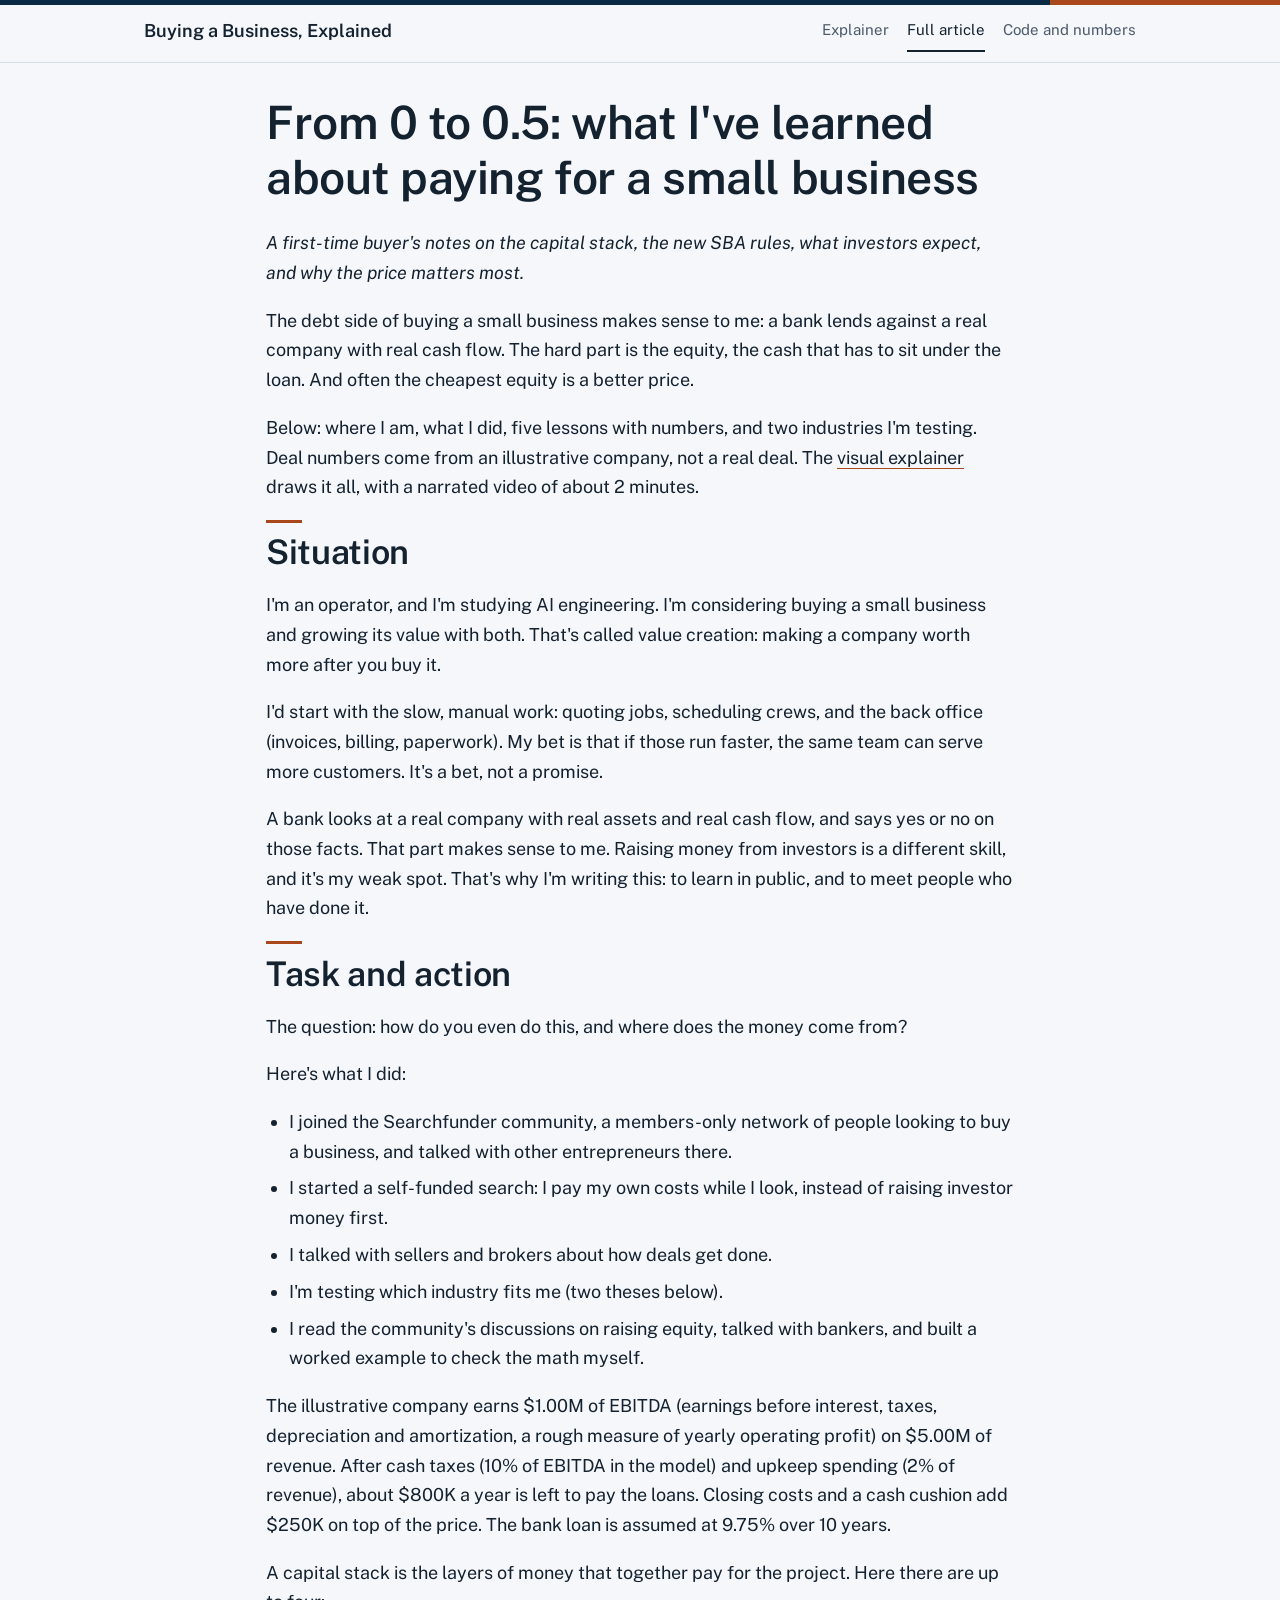
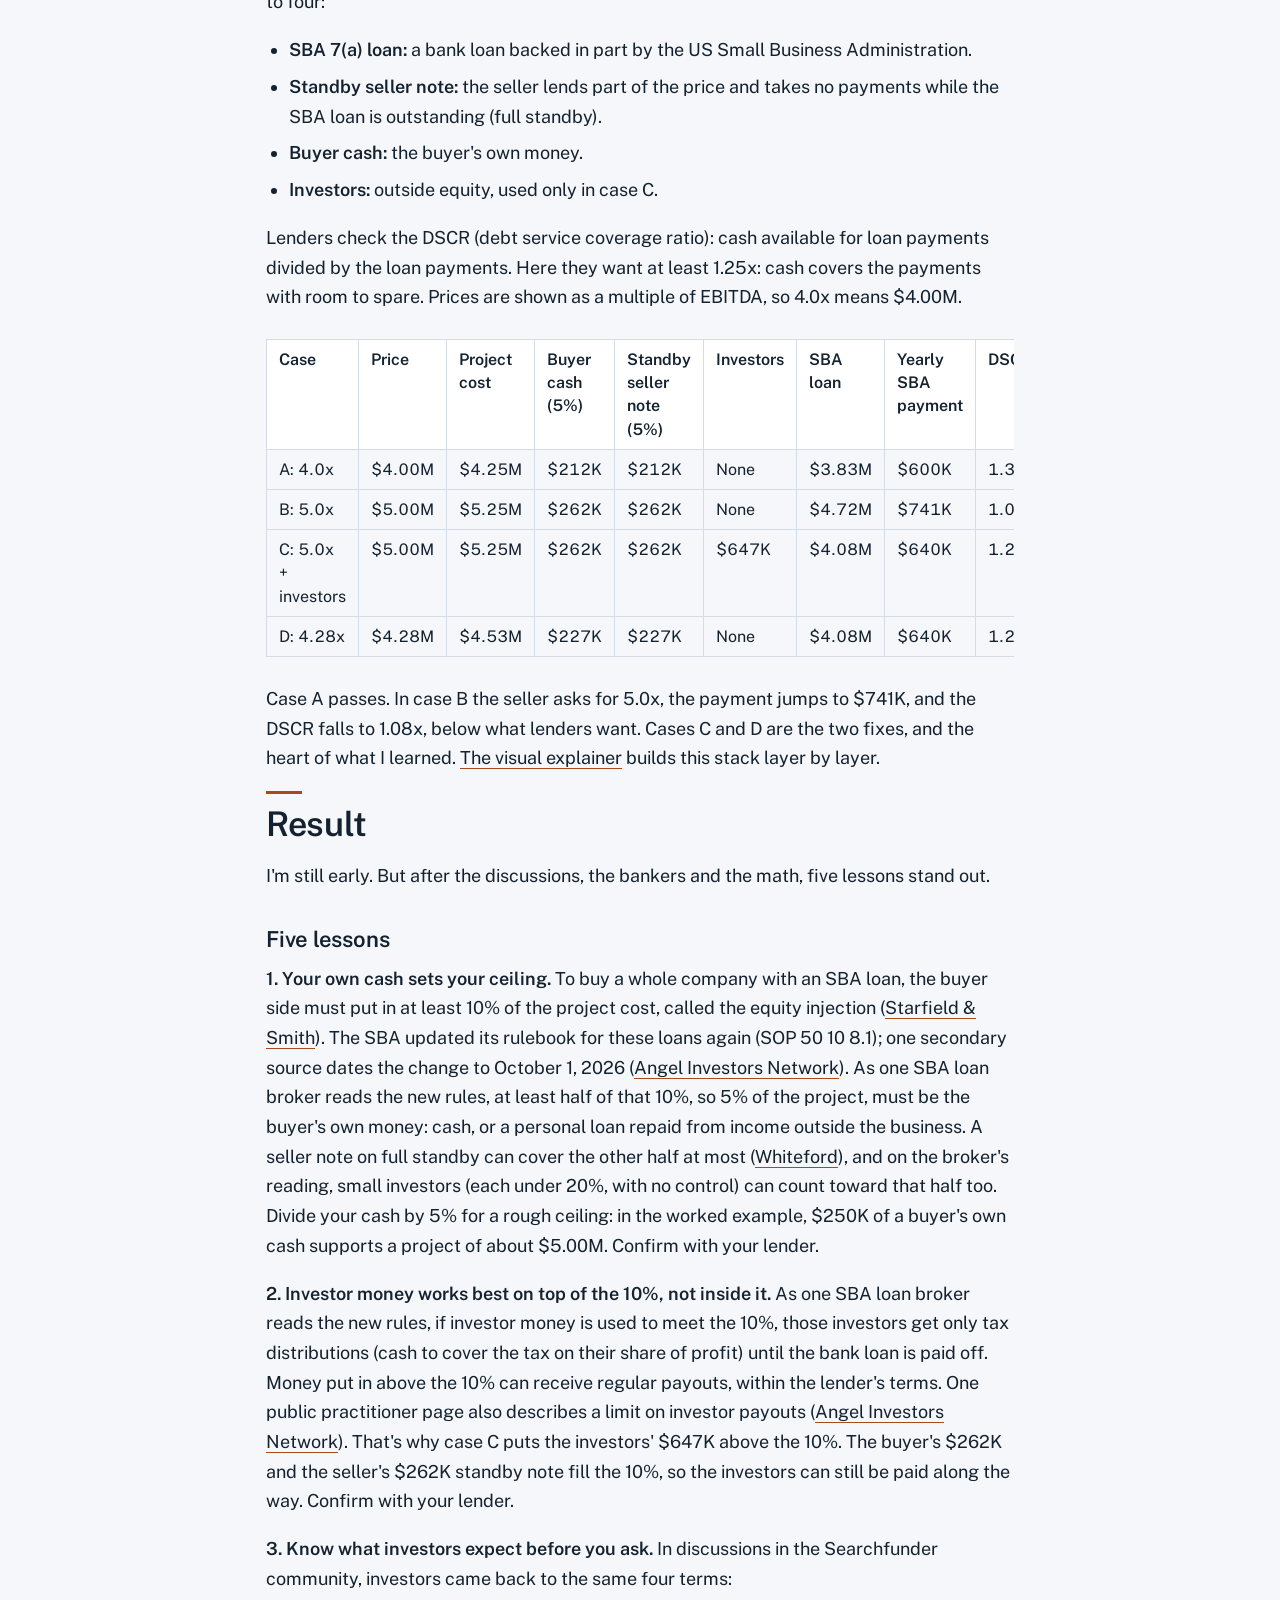
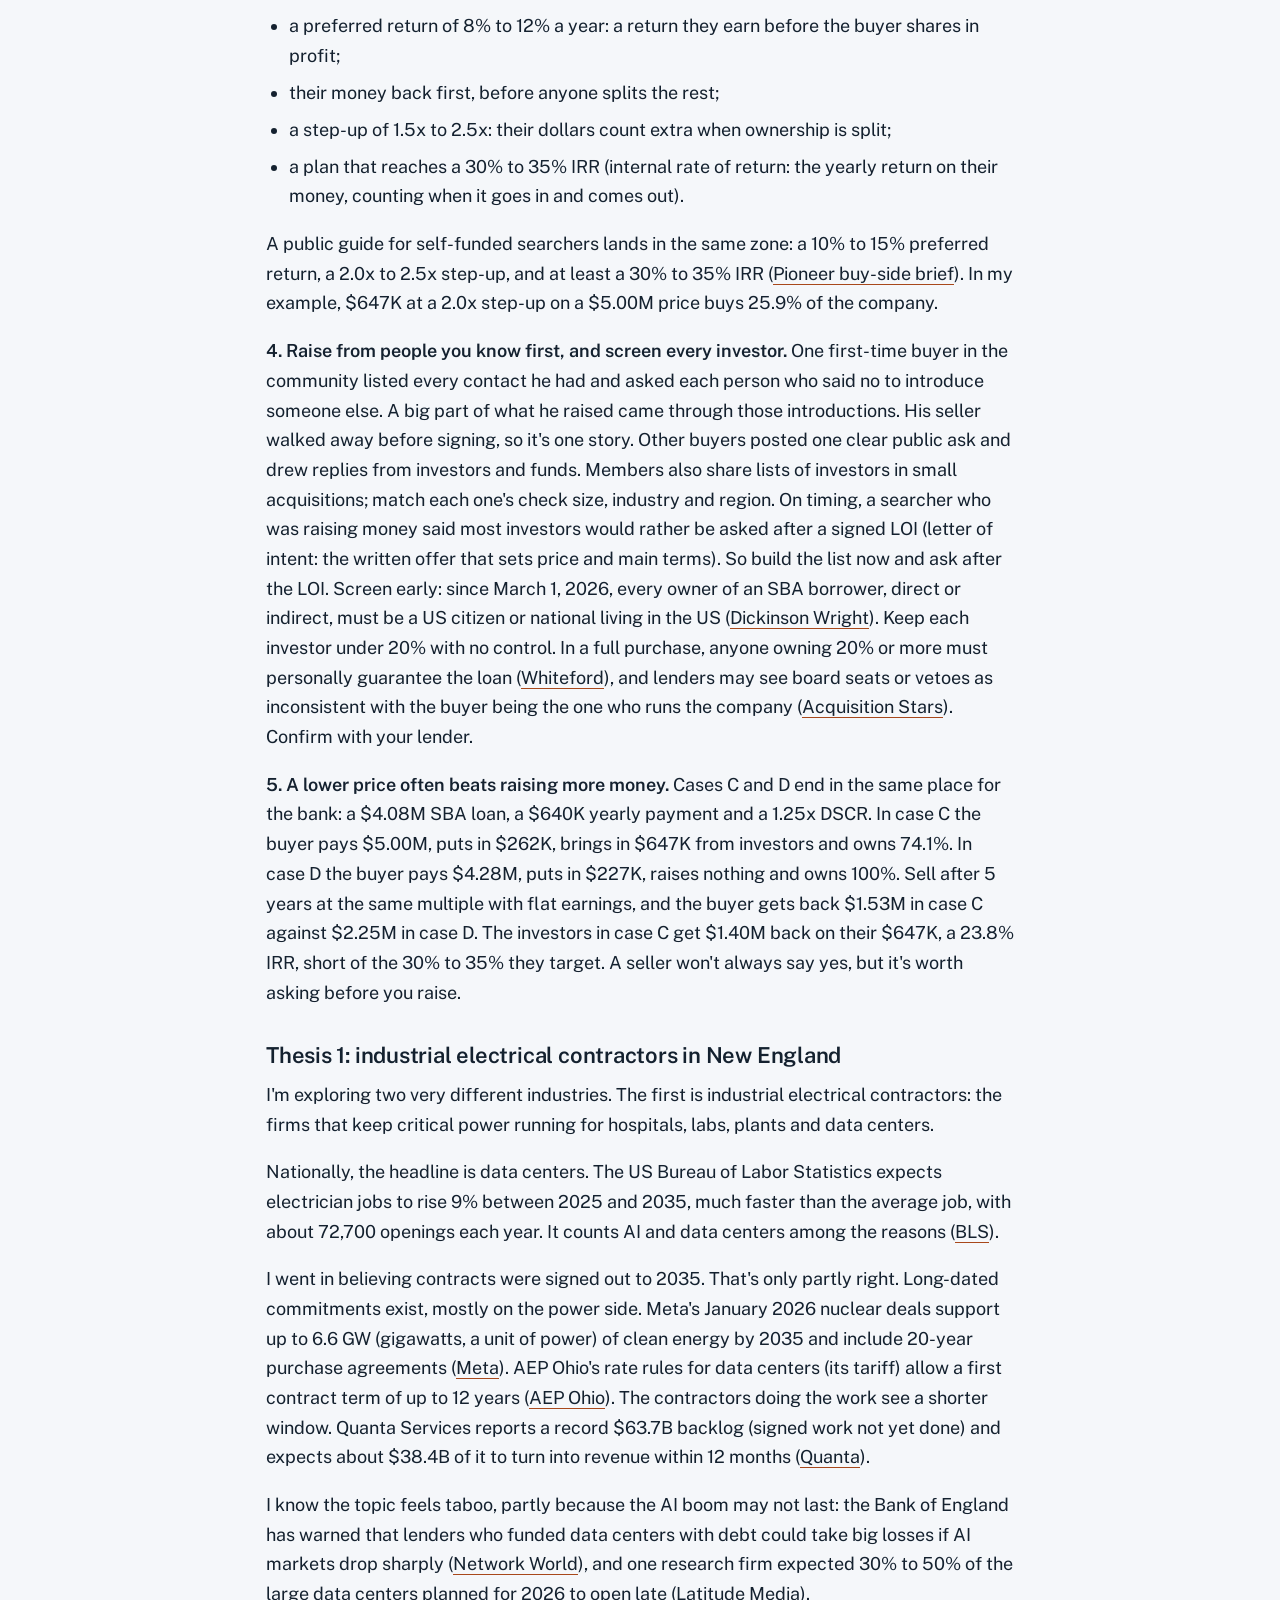
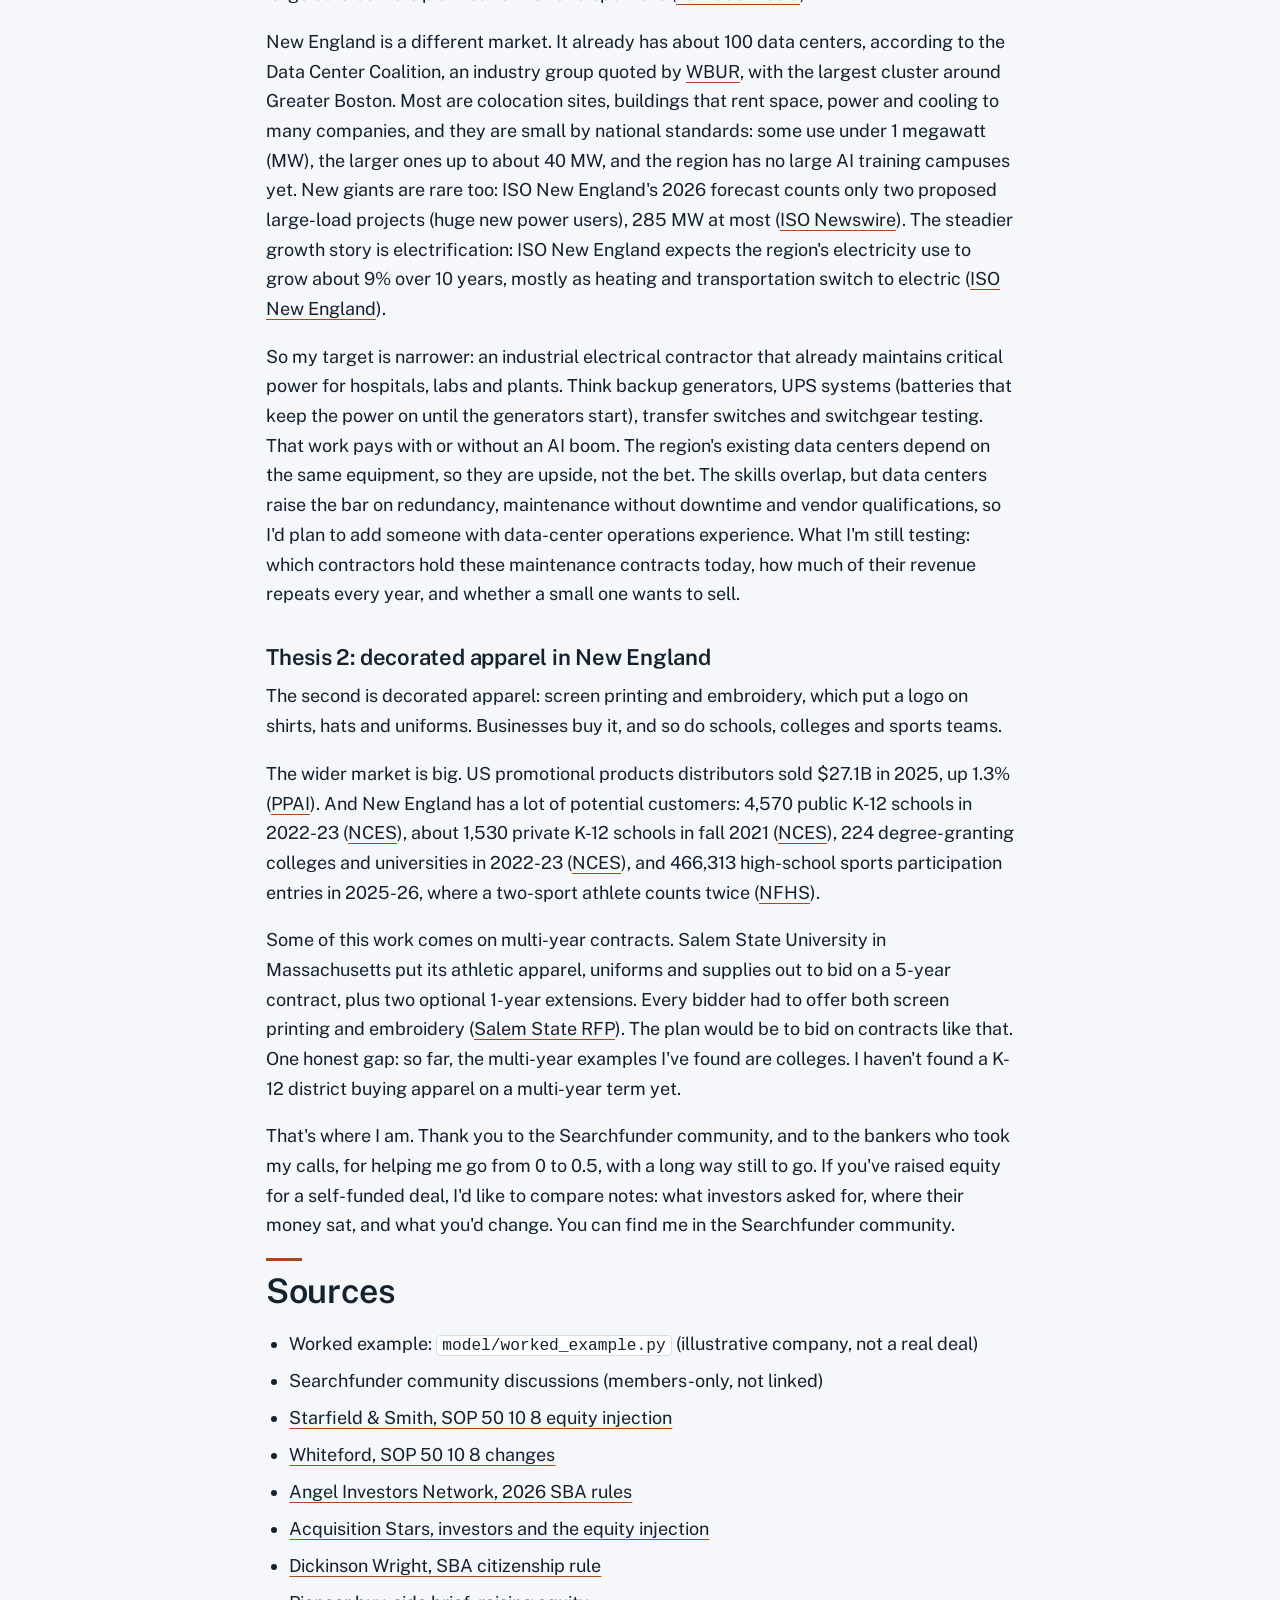
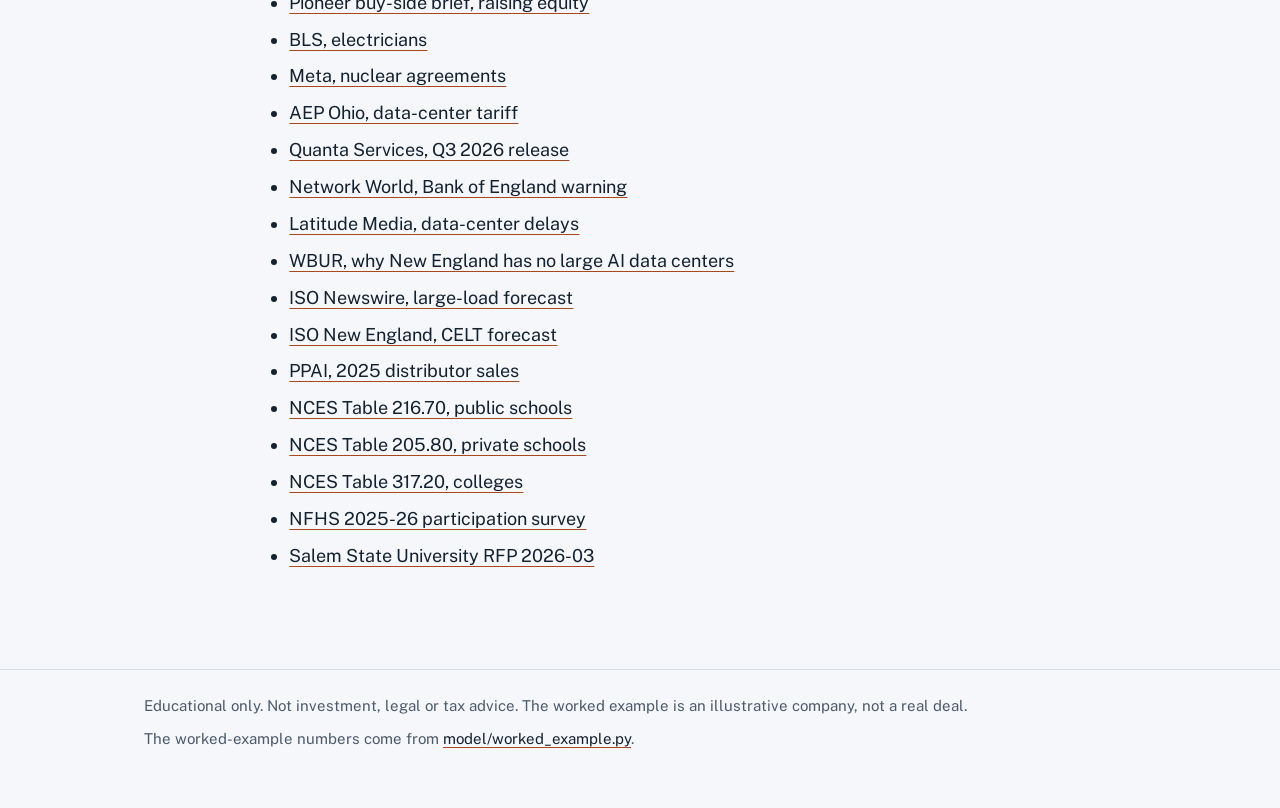
<file: docs/article.html>
<!doctype html>
<html lang="en">
<head>
<meta charset="utf-8">
<meta name="viewport" content="width=device-width, initial-scale=1">
<title>From 0 to 0.5: what I&#x27;ve learned about paying for a small business</title>
<meta name="description" content="How a small-business acquisition gets paid for: the capital stack, how the loan gets paid back, and where investor money fits. One worked example, plain words.">
<meta name="color-scheme" content="light dark">
<meta property="og:title" content="From 0 to 0.5: what I&#x27;ve learned about paying for a small business">
<meta property="og:description" content="How a small-business acquisition gets paid for: the capital stack, how the loan gets paid back, and where investor money fits. One worked example, plain words.">
<meta property="og:type" content="website">
<meta property="og:url" content="https://wilsonwu-ai.github.io/buying-a-business-explained/article.html">
<meta property="og:image" content="https://wilsonwu-ai.github.io/buying-a-business-explained/media/poster.jpg">
<link rel="icon" href="data:,">
<link rel="stylesheet" href="assets/style.css">
<!-- wilson.md brand -->
<link rel="preconnect" href="https://fonts.googleapis.com"><link rel="preconnect" href="https://fonts.gstatic.com" crossorigin><link rel="stylesheet" href="https://fonts.googleapis.com/css2?family=Public+Sans:ital,wght@0,300..800;1,300..800&display=swap">
<link rel="stylesheet" href="wilson.css">
<style>:root{--on-seller:#081420}</style><!-- /wilson.md brand -->
</head>
<body>
<a class="skip" href="#main">Skip to content</a>

<header class="topbar">
  <div class="wrap topbar-in">
    <a class="brand" href="index.html">Buying a Business, Explained</a>
    <nav class="toplinks" aria-label="Site">
      <a href="index.html">Explainer</a>
      <a href="article.html" aria-current="page">Full article</a>
      <a href="https://github.com/wilsonwu-ai/buying-a-business-explained" rel="noopener">Code and numbers</a>
    </nav>
  </div>
</header>

<main id="main" class="wrap"><article class="prose"><h1>From 0 to 0.5: what I've learned about paying for a small business</h1>
<p><em>A first-time buyer's notes on the capital stack, the new SBA rules, what investors expect, and why the price matters most.</em></p>
<p>The debt side of buying a small business makes sense to me: a bank lends against a real company with real cash flow. The hard part is the equity, the cash that has to sit under the loan. And often the cheapest equity is a better price.</p>
<p>Below: where I am, what I did, five lessons with numbers, and two industries I'm testing. Deal numbers come from an illustrative company, not a real deal. The <a href="index.html">visual explainer</a> draws it all, with a narrated video of about 2 minutes.</p>
<h2>Situation</h2>
<p>I'm an operator, and I'm studying AI engineering. I'm considering buying a small business and growing its value with both. That's called value creation: making a company worth more after you buy it.</p>
<p>I'd start with the slow, manual work: quoting jobs, scheduling crews, and the back office (invoices, billing, paperwork). My bet is that if those run faster, the same team can serve more customers. It's a bet, not a promise.</p>
<p>A bank looks at a real company with real assets and real cash flow, and says yes or no on those facts. That part makes sense to me. Raising money from investors is a different skill, and it's my weak spot. That's why I'm writing this: to learn in public, and to meet people who have done it.</p>
<h2>Task and action</h2>
<p>The question: how do you even do this, and where does the money come from?</p>
<p>Here's what I did:</p>
<ul>
<li>I joined the Searchfunder community, a members-only network of people looking to buy a business, and talked with other entrepreneurs there.</li>
<li>I started a self-funded search: I pay my own costs while I look, instead of raising investor money first.</li>
<li>I talked with sellers and brokers about how deals get done.</li>
<li>I'm testing which industry fits me (two theses below).</li>
<li>I read the community's discussions on raising equity, talked with bankers, and built a worked example to check the math myself.</li>
</ul>
<p>The illustrative company earns $1.00M of EBITDA (earnings before interest, taxes, depreciation and amortization, a rough measure of yearly operating profit) on $5.00M of revenue. After cash taxes (10% of EBITDA in the model) and upkeep spending (2% of revenue), about $800K a year is left to pay the loans. Closing costs and a cash cushion add $250K on top of the price. The bank loan is assumed at 9.75% over 10 years.</p>
<p>A capital stack is the layers of money that together pay for the project. Here there are up to four:</p>
<ul>
<li><strong>SBA 7(a) loan:</strong> a bank loan backed in part by the US Small Business Administration.</li>
<li><strong>Standby seller note:</strong> the seller lends part of the price and takes no payments while the SBA loan is outstanding (full standby).</li>
<li><strong>Buyer cash:</strong> the buyer's own money.</li>
<li><strong>Investors:</strong> outside equity, used only in case C.</li>
</ul>
<p>Lenders check the DSCR (debt service coverage ratio): cash available for loan payments divided by the loan payments. Here they want at least 1.25x: cash covers the payments with room to spare. Prices are shown as a multiple of EBITDA, so 4.0x means $4.00M.</p>
<div class="table-wrap"><table>
<thead>
<tr>
<th>Case</th>
<th>Price</th>
<th>Project cost</th>
<th>Buyer cash (5%)</th>
<th>Standby seller note (5%)</th>
<th>Investors</th>
<th>SBA loan</th>
<th>Yearly SBA payment</th>
<th>DSCR</th>
</tr>
</thead>
<tbody>
<tr>
<td>A: 4.0x</td>
<td>$4.00M</td>
<td>$4.25M</td>
<td>$212K</td>
<td>$212K</td>
<td>None</td>
<td>$3.83M</td>
<td>$600K</td>
<td>1.33x</td>
</tr>
<tr>
<td>B: 5.0x</td>
<td>$5.00M</td>
<td>$5.25M</td>
<td>$262K</td>
<td>$262K</td>
<td>None</td>
<td>$4.72M</td>
<td>$741K</td>
<td>1.08x</td>
</tr>
<tr>
<td>C: 5.0x + investors</td>
<td>$5.00M</td>
<td>$5.25M</td>
<td>$262K</td>
<td>$262K</td>
<td>$647K</td>
<td>$4.08M</td>
<td>$640K</td>
<td>1.25x</td>
</tr>
<tr>
<td>D: 4.28x</td>
<td>$4.28M</td>
<td>$4.53M</td>
<td>$227K</td>
<td>$227K</td>
<td>None</td>
<td>$4.08M</td>
<td>$640K</td>
<td>1.25x</td>
</tr>
</tbody>
</table></div>
<p>Case A passes. In case B the seller asks for 5.0x, the payment jumps to $741K, and the DSCR falls to 1.08x, below what lenders want. Cases C and D are the two fixes, and the heart of what I learned. <a href="index.html#capital-stack">The visual explainer</a> builds this stack layer by layer.</p>
<h2>Result</h2>
<p>I'm still early. But after the discussions, the bankers and the math, five lessons stand out.</p>
<h3>Five lessons</h3>
<p><strong>1. Your own cash sets your ceiling.</strong> To buy a whole company with an SBA loan, the buyer side must put in at least 10% of the project cost, called the equity injection (<a href="https://starfieldsmith.com/2025/05/best-practices-a-review-of-equity-injection-requirements-under-sop-50-10-8/" target="_blank" rel="noopener">Starfield &amp; Smith</a>). The SBA updated its rulebook for these loans again (SOP 50 10 8.1); one secondary source dates the change to October 1, 2026 (<a href="https://angelinvestorsnetwork.com/capital-raising/sba-7a-acquisition-financing-rules-2026" target="_blank" rel="noopener">Angel Investors Network</a>). As one SBA loan broker reads the new rules, at least half of that 10%, so 5% of the project, must be the buyer's own money: cash, or a personal loan repaid from income outside the business. A seller note on full standby can cover the other half at most (<a href="https://www.whitefordlaw.com/news-events/client-alert-sba-issues-sop-50-10-8-key-changes-impacting-sba-7a-lending" target="_blank" rel="noopener">Whiteford</a>), and on the broker's reading, small investors (each under 20%, with no control) can count toward that half too. Divide your cash by 5% for a rough ceiling: in the worked example, $250K of a buyer's own cash supports a project of about $5.00M. Confirm with your lender.</p>
<p><strong>2. Investor money works best on top of the 10%, not inside it.</strong> As one SBA loan broker reads the new rules, if investor money is used to meet the 10%, those investors get only tax distributions (cash to cover the tax on their share of profit) until the bank loan is paid off. Money put in above the 10% can receive regular payouts, within the lender's terms. One public practitioner page also describes a limit on investor payouts (<a href="https://angelinvestorsnetwork.com/capital-raising/sba-7a-acquisition-financing-rules-2026" target="_blank" rel="noopener">Angel Investors Network</a>). That's why case C puts the investors' $647K above the 10%. The buyer's $262K and the seller's $262K standby note fill the 10%, so the investors can still be paid along the way. Confirm with your lender.</p>
<p><strong>3. Know what investors expect before you ask.</strong> In discussions in the Searchfunder community, investors came back to the same four terms:</p>
<ul>
<li>a preferred return of 8% to 12% a year: a return they earn before the buyer shares in profit;</li>
<li>their money back first, before anyone splits the rest;</li>
<li>a step-up of 1.5x to 2.5x: their dollars count extra when ownership is split;</li>
<li>a plan that reaches a 30% to 35% IRR (internal rate of return: the yearly return on their money, counting when it goes in and comes out).</li>
</ul>
<p>A public guide for self-funded searchers lands in the same zone: a 10% to 15% preferred return, a 2.0x to 2.5x step-up, and at least a 30% to 35% IRR (<a href="https://matthiassmith.kit.com/posts/pioneer-buy-side-brief-how-self-funded-searchers-should-raise-equity" target="_blank" rel="noopener">Pioneer buy-side brief</a>). In my example, $647K at a 2.0x step-up on a $5.00M price buys 25.9% of the company.</p>
<p><strong>4. Raise from people you know first, and screen every investor.</strong> One first-time buyer in the community listed every contact he had and asked each person who said no to introduce someone else. A big part of what he raised came through those introductions. His seller walked away before signing, so it's one story. Other buyers posted one clear public ask and drew replies from investors and funds. Members also share lists of investors in small acquisitions; match each one's check size, industry and region. On timing, a searcher who was raising money said most investors would rather be asked after a signed LOI (letter of intent: the written offer that sets price and main terms). So build the list now and ask after the LOI. Screen early: since March 1, 2026, every owner of an SBA borrower, direct or indirect, must be a US citizen or national living in the US (<a href="https://www.dwlaw.com/news-alerts/client-alert-sba-loan-restrictions-for-noncitizens" target="_blank" rel="noopener">Dickinson Wright</a>). Keep each investor under 20% with no control. In a full purchase, anyone owning 20% or more must personally guarantee the loan (<a href="https://www.whitefordlaw.com/news-events/client-alert-sba-issues-sop-50-10-8-key-changes-impacting-sba-7a-lending" target="_blank" rel="noopener">Whiteford</a>), and lenders may see board seats or vetoes as inconsistent with the buyer being the one who runs the company (<a href="https://acquisitionstars.com/search-fund/guides/can-investors-fund-my-sba-equity-injection.md" target="_blank" rel="noopener">Acquisition Stars</a>). Confirm with your lender.</p>
<p><strong>5. A lower price often beats raising more money.</strong> Cases C and D end in the same place for the bank: a $4.08M SBA loan, a $640K yearly payment and a 1.25x DSCR. In case C the buyer pays $5.00M, puts in $262K, brings in $647K from investors and owns 74.1%. In case D the buyer pays $4.28M, puts in $227K, raises nothing and owns 100%. Sell after 5 years at the same multiple with flat earnings, and the buyer gets back $1.53M in case C against $2.25M in case D. The investors in case C get $1.40M back on their $647K, a 23.8% IRR, short of the 30% to 35% they target. A seller won't always say yes, but it's worth asking before you raise.</p>
<h3>Thesis 1: industrial electrical contractors in New England</h3>
<p>I'm exploring two very different industries. The first is industrial electrical contractors: the firms that keep critical power running for hospitals, labs, plants and data centers.</p>
<p>Nationally, the headline is data centers. The US Bureau of Labor Statistics expects electrician jobs to rise 9% between 2025 and 2035, much faster than the average job, with about 72,700 openings each year. It counts AI and data centers among the reasons (<a href="https://www.bls.gov/ooh/construction-and-extraction/electricians.htm" target="_blank" rel="noopener">BLS</a>).</p>
<p>I went in believing contracts were signed out to 2035. That's only partly right. Long-dated commitments exist, mostly on the power side. Meta's January 2026 nuclear deals support up to 6.6 GW (gigawatts, a unit of power) of clean energy by 2035 and include 20-year purchase agreements (<a href="https://about.fb.com/news/2026/01/meta-nuclear-energy-projects-power-american-ai-leadership/" target="_blank" rel="noopener">Meta</a>). AEP Ohio's rate rules for data centers (its tariff) allow a first contract term of up to 12 years (<a href="https://www.aepohio.com/company/about/rates/data-center-tariff" target="_blank" rel="noopener">AEP Ohio</a>). The contractors doing the work see a shorter window. Quanta Services reports a record $63.7B backlog (signed work not yet done) and expects about $38.4B of it to turn into revenue within 12 months (<a href="https://www.sec.gov/Archives/edgar/data/0001050915/000119312526436949/d77812dex991.htm" target="_blank" rel="noopener">Quanta</a>).</p>
<p>I know the topic feels taboo, partly because the AI boom may not last: the Bank of England has warned that lenders who funded data centers with debt could take big losses if AI markets drop sharply (<a href="https://www.networkworld.com/article/4079786/ai-data-center-building-boom-risks-fueling-future-debt-bust-bank-warns.html" target="_blank" rel="noopener">Network World</a>), and one research firm expected 30% to 50% of the large data centers planned for 2026 to open late (<a href="https://www.latitudemedia.com/news/up-to-half-of-the-worlds-data-centers-may-be-delayed-this-year/" target="_blank" rel="noopener">Latitude Media</a>).</p>
<p>New England is a different market. It already has about 100 data centers, according to the Data Center Coalition, an industry group quoted by <a href="https://www.wbur.org/news/2026/10/22/new-england-ai-data-centers-explainer" target="_blank" rel="noopener">WBUR</a>, with the largest cluster around Greater Boston. Most are colocation sites, buildings that rent space, power and cooling to many companies, and they are small by national standards: some use under 1 megawatt (MW), the larger ones up to about 40 MW, and the region has no large AI training campuses yet. New giants are rare too: ISO New England's 2026 forecast counts only two proposed large-load projects (huge new power users), 285 MW at most (<a href="https://isonewswire.com/2026/05/18/iso-ne-establishes-forecast-framework-for-data-centers-other-large-loads/" target="_blank" rel="noopener">ISO Newswire</a>). The steadier growth story is electrification: ISO New England expects the region's electricity use to grow about 9% over 10 years, mostly as heating and transportation switch to electric (<a href="https://isonewswire.com/celt/" target="_blank" rel="noopener">ISO New England</a>).</p>
<p>So my target is narrower: an industrial electrical contractor that already maintains critical power for hospitals, labs and plants. Think backup generators, UPS systems (batteries that keep the power on until the generators start), transfer switches and switchgear testing. That work pays with or without an AI boom. The region's existing data centers depend on the same equipment, so they are upside, not the bet. The skills overlap, but data centers raise the bar on redundancy, maintenance without downtime and vendor qualifications, so I'd plan to add someone with data-center operations experience. What I'm still testing: which contractors hold these maintenance contracts today, how much of their revenue repeats every year, and whether a small one wants to sell.</p>
<h3>Thesis 2: decorated apparel in New England</h3>
<p>The second is decorated apparel: screen printing and embroidery, which put a logo on shirts, hats and uniforms. Businesses buy it, and so do schools, colleges and sports teams.</p>
<p>The wider market is big. US promotional products distributors sold $27.1B in 2025, up 1.3% (<a href="https://www.ppai.org/media-hub/ppai-research-u-s-distributor-sales-reached-new-height-in-2025-but-hampered-by-volatility/" target="_blank" rel="noopener">PPAI</a>). And New England has a lot of potential customers: 4,570 public K-12 schools in 2022-23 (<a href="https://nces.ed.gov/programs/digest/d23/tables/dt23_216.70.asp" target="_blank" rel="noopener">NCES</a>), about 1,530 private K-12 schools in fall 2021 (<a href="https://nces.ed.gov/programs/digest/d23/tables/dt23_205.80.asp" target="_blank" rel="noopener">NCES</a>), 224 degree-granting colleges and universities in 2022-23 (<a href="https://nces.ed.gov/programs/digest/d23/tables/dt23_317.20.asp" target="_blank" rel="noopener">NCES</a>), and 466,313 high-school sports participation entries in 2025-26, where a two-sport athlete counts twice (<a href="https://a-us.storyblok.com/f/1022696/x/94ea5d9b5f/2025-26_sports_participation_survey_2.pdf" target="_blank" rel="noopener">NFHS</a>).</p>
<p>Some of this work comes on multi-year contracts. Salem State University in Massachusetts put its athletic apparel, uniforms and supplies out to bid on a 5-year contract, plus two optional 1-year extensions. Every bidder had to offer both screen printing and embroidery (<a href="https://records.salemstate.edu/sites/default/files/rfp/2025-10/RFP%202026-03%20Athletics%20Apparel%20Supplies%20and%20Uniforms.pdf" target="_blank" rel="noopener">Salem State RFP</a>). The plan would be to bid on contracts like that. One honest gap: so far, the multi-year examples I've found are colleges. I haven't found a K-12 district buying apparel on a multi-year term yet.</p>
<p>That's where I am. Thank you to the Searchfunder community, and to the bankers who took my calls, for helping me go from 0 to 0.5, with a long way still to go. If you've raised equity for a self-funded deal, I'd like to compare notes: what investors asked for, where their money sat, and what you'd change. You can find me in the Searchfunder community.</p>
<h2>Sources</h2>
<ul>
<li>Worked example: <code>model/worked_example.py</code> (illustrative company, not a real deal)</li>
<li>Searchfunder community discussions (members-only, not linked)</li>
<li><a href="https://starfieldsmith.com/2025/05/best-practices-a-review-of-equity-injection-requirements-under-sop-50-10-8/" target="_blank" rel="noopener">Starfield &amp; Smith, SOP 50 10 8 equity injection</a></li>
<li><a href="https://www.whitefordlaw.com/news-events/client-alert-sba-issues-sop-50-10-8-key-changes-impacting-sba-7a-lending" target="_blank" rel="noopener">Whiteford, SOP 50 10 8 changes</a></li>
<li><a href="https://angelinvestorsnetwork.com/capital-raising/sba-7a-acquisition-financing-rules-2026" target="_blank" rel="noopener">Angel Investors Network, 2026 SBA rules</a></li>
<li><a href="https://acquisitionstars.com/search-fund/guides/can-investors-fund-my-sba-equity-injection.md" target="_blank" rel="noopener">Acquisition Stars, investors and the equity injection</a></li>
<li><a href="https://www.dwlaw.com/news-alerts/client-alert-sba-loan-restrictions-for-noncitizens" target="_blank" rel="noopener">Dickinson Wright, SBA citizenship rule</a></li>
<li><a href="https://matthiassmith.kit.com/posts/pioneer-buy-side-brief-how-self-funded-searchers-should-raise-equity" target="_blank" rel="noopener">Pioneer buy-side brief, raising equity</a></li>
<li><a href="https://www.bls.gov/ooh/construction-and-extraction/electricians.htm" target="_blank" rel="noopener">BLS, electricians</a></li>
<li><a href="https://about.fb.com/news/2026/01/meta-nuclear-energy-projects-power-american-ai-leadership/" target="_blank" rel="noopener">Meta, nuclear agreements</a></li>
<li><a href="https://www.aepohio.com/company/about/rates/data-center-tariff" target="_blank" rel="noopener">AEP Ohio, data-center tariff</a></li>
<li><a href="https://www.sec.gov/Archives/edgar/data/0001050915/000119312526436949/d77812dex991.htm" target="_blank" rel="noopener">Quanta Services, Q3 2026 release</a></li>
<li><a href="https://www.networkworld.com/article/4079786/ai-data-center-building-boom-risks-fueling-future-debt-bust-bank-warns.html" target="_blank" rel="noopener">Network World, Bank of England warning</a></li>
<li><a href="https://www.latitudemedia.com/news/up-to-half-of-the-worlds-data-centers-may-be-delayed-this-year/" target="_blank" rel="noopener">Latitude Media, data-center delays</a></li>
<li><a href="https://www.wbur.org/news/2026/10/22/new-england-ai-data-centers-explainer" target="_blank" rel="noopener">WBUR, why New England has no large AI data centers</a></li>
<li><a href="https://isonewswire.com/2026/05/18/iso-ne-establishes-forecast-framework-for-data-centers-other-large-loads/" target="_blank" rel="noopener">ISO Newswire, large-load forecast</a></li>
<li><a href="https://isonewswire.com/celt/" target="_blank" rel="noopener">ISO New England, CELT forecast</a></li>
<li><a href="https://www.ppai.org/media-hub/ppai-research-u-s-distributor-sales-reached-new-height-in-2025-but-hampered-by-volatility/" target="_blank" rel="noopener">PPAI, 2025 distributor sales</a></li>
<li><a href="https://nces.ed.gov/programs/digest/d23/tables/dt23_216.70.asp" target="_blank" rel="noopener">NCES Table 216.70, public schools</a></li>
<li><a href="https://nces.ed.gov/programs/digest/d23/tables/dt23_205.80.asp" target="_blank" rel="noopener">NCES Table 205.80, private schools</a></li>
<li><a href="https://nces.ed.gov/programs/digest/d23/tables/dt23_317.20.asp" target="_blank" rel="noopener">NCES Table 317.20, colleges</a></li>
<li><a href="https://a-us.storyblok.com/f/1022696/x/94ea5d9b5f/2025-26_sports_participation_survey_2.pdf" target="_blank" rel="noopener">NFHS 2025-26 participation survey</a></li>
<li><a href="https://records.salemstate.edu/sites/default/files/rfp/2025-10/RFP%202026-03%20Athletics%20Apparel%20Supplies%20and%20Uniforms.pdf" target="_blank" rel="noopener">Salem State University RFP 2026-03</a></li>
</ul>
</article></main>

<footer class="foot">
  <div class="wrap">
    <p>Educational only. Not investment, legal or tax advice. The worked example is an illustrative company, not a real deal.</p>
    <p>The worked-example numbers come from <a href="https://github.com/wilsonwu-ai/buying-a-business-explained/blob/main/model/worked_example.py" rel="noopener">model/worked_example.py</a>.</p>
  </div>
</footer>

<script src="assets/app.js"></script>
</body>
</html>
</file>
<file: docs/assets/style.css>
/* Buying a Business, Explained. Tokens come from brief/design-tokens.md. */
:root{
  --paper:#F5F7FA;--surface:#FFFFFF;--ink:#14212F;--muted:#4C5A6B;--line:#D5DCE5;
  --sba:#0A2942;--seller:#A87400;--cash:#1B6B45;--inv:#A8481B;
  --pass:#1B6B45;--fail:#B3261E;--wash:#FBF2DC;
  --on-sba:#FFFFFF;--on-seller:#14212F;--on-cash:#FFFFFF;--on-inv:#FFFFFF;--on-pass:#FFFFFF;--on-fail:#FFFFFF;
  --pass-wash:rgba(27, 107, 69, .12);--fail-wash:rgba(179, 38, 30, .10);--sba-wash:rgba(10, 41, 66, .16);--ghost:rgba(168, 72, 27, .14);
  --serif:"Benton Sans", BentonSans, "Public Sans", "Helvetica Neue", Arial, sans-serif;
  --sans:"Benton Sans", BentonSans, "Public Sans", "Helvetica Neue", Arial, sans-serif;
}
@media (prefers-color-scheme:dark){
  :root{
    --paper:#081420;--surface:#0E2238;--ink:#E8EDF3;--muted:#9DAEC0;--line:#22384F;
    --sba:#A9C2E3;--seller:#E3B341;--cash:#5FC38A;--inv:#EE9264;
    --pass:#5FC38A;--fail:#F27D74;--wash:rgba(227, 179, 65, .16);
    --on-sba:#081420;--on-seller:#081420;--on-cash:#081420;--on-inv:#081420;--on-pass:#081420;--on-fail:#081420;
    --pass-wash:rgba(95, 195, 138, .16);--fail-wash:rgba(242, 125, 116, .16);--sba-wash:rgba(169, 194, 227, .20);--ghost:rgba(238, 146, 100, .18);
  }
}

/* Base */
*,*::before,*::after{box-sizing:border-box}
html{-webkit-text-size-adjust:100%;text-size-adjust:100%;background:var(--paper);color-scheme:light dark;scroll-behavior:smooth}
body{margin:0;background:var(--paper);color:var(--ink);font:400 18px/1.6 var(--sans);overflow-x:clip;-webkit-font-smoothing:antialiased}
h1,h2,h3,h4{font-family:var(--serif);font-weight:600;line-height:1.2;letter-spacing:-.01em;margin:0 0 .5em;color:var(--ink)}
p{margin:0 0 1em}
a{color:var(--ink);text-decoration:underline;text-decoration-thickness:1px;text-underline-offset:3px}
a:hover{background:var(--wash)}
img,svg,video{max-width:100%}
figure{margin:0}
:focus-visible{outline:3px solid var(--ink);outline-offset:2px;border-radius:2px}
.sr-only{position:absolute;width:1px;height:1px;margin:-1px;padding:0;overflow:hidden;clip:rect(0,0,0,0);white-space:nowrap;border:0}
.skip{position:absolute;left:-9999px;top:0;background:var(--ink);color:var(--paper);padding:10px 14px;z-index:20}
.skip:focus{left:8px;top:8px}

/* Layout */
.wrap{width:100%;max-width:1040px;margin:0 auto;padding:0 16px}
@media (min-width:720px){.wrap{padding:0 24px}}
.topbar{border-bottom:1px solid var(--line);background:var(--paper)}
.topbar-in{display:flex;flex-wrap:wrap;align-items:center;justify-content:space-between;gap:4px 20px;padding-block:10px}
.brand{font:600 18px/1.2 var(--serif);color:var(--ink);text-decoration:none}
.brand:hover{background:none}
.toplinks{display:flex;flex-wrap:wrap;gap:0 18px;font-size:15px}
.toplinks a{color:var(--muted);text-decoration:none;padding:8px 0;border-bottom:2px solid transparent}
.toplinks a:hover{background:none;color:var(--ink);border-bottom-color:var(--ink)}
.toplinks a[aria-current="page"]{color:var(--ink);border-bottom-color:var(--ink)}

.hero{padding:32px 0 8px}
.hero h1{font-size:clamp(32px,7vw,52px);margin-bottom:.35em}
.dek{font-size:clamp(18px,2.4vw,21px);color:var(--muted);max-width:60ch;margin-bottom:24px}
.video{margin:0 0 24px}
.video video{display:block;width:100%;aspect-ratio:16/9;background:#000;border-radius:12px;border:1px solid var(--line)}
.video figcaption{font-size:15px;color:var(--muted);margin-top:8px}
.toc-h{font-size:14px;font-weight:600;letter-spacing:.06em;text-transform:uppercase;color:var(--muted);margin:0 0 8px}
.toc ol{list-style:none;counter-reset:toc;margin:0;padding:0;display:grid;grid-template-columns:repeat(2,minmax(0,1fr));gap:8px}
.toc li{counter-increment:toc;min-width:0}
.toc a{display:flex;gap:8px;align-items:baseline;height:100%;padding:10px 12px;border:1px solid var(--line);border-radius:8px;background:var(--surface);text-decoration:none;font-size:16px;line-height:1.3;overflow-wrap:anywhere}
.toc a::before{content:counter(toc);font-weight:600;color:var(--muted)}
.toc a:hover{background:var(--wash)}
@media (min-width:720px){.toc ol{grid-template-columns:repeat(4,minmax(0,1fr))}}

.section{padding:48px 0;border-top:1px solid var(--line);scroll-margin-top:12px}
.hero + .section{margin-top:24px}
.copy,#glossary,#sources,.prose{max-width:68ch}
.copy h2,#glossary h2,#sources h2,.prose h2{font-size:clamp(26px,4.6vw,34px);margin-top:0}
.copy h3,#glossary h3,#sources h3,.prose h3{font-size:22px;margin-top:1.6em}
.copy ul,.copy ol,#glossary ul,#glossary ol,#sources ul,#sources ol,.prose ul,.prose ol{padding-left:1.3em;margin:0 0 1em}
.copy li,#glossary li,#sources li,.prose li{margin-bottom:.4em}
#glossary dl,.prose dl{margin:0 0 1em}
#glossary dt,.prose dt{font-weight:600;margin-top:.9em}
#glossary dd,.prose dd{margin:.1em 0 0}
.copy a,#glossary a,#sources a,.prose a{overflow-wrap:anywhere}
.copy strong,.prose strong{font-weight:600}
.copy blockquote,.prose blockquote{margin:1.4em 0;padding:.2em 0 .2em 1em;border-left:4px solid var(--line);color:var(--muted)}
.copy .note,.prose .note{background:var(--wash);border-radius:8px;padding:.7em 1em}

.foot{border-top:1px solid var(--line);margin-top:24px;padding:24px 0 48px;color:var(--muted);font-size:15px}
.foot p{margin:0 0 .6em}

/* Diagram card */
.diagram{margin:24px 0 0;background:var(--surface);border:1px solid var(--line);border-radius:12px;padding:10px;max-width:760px}
@media (min-width:720px){.diagram{padding:20px}}
.diagram figcaption{font-size:15px;line-height:1.5;color:var(--muted);margin-top:14px}
.dg-svg{display:block;width:100%;height:auto;max-width:480px;margin:0 auto;overflow:visible}
.dg-svg text{font-family:var(--sans);font-size:15px;fill:var(--ink);font-variant-numeric:tabular-nums}
.dg-svg .b{font-weight:600}
.dg-svg .m{fill:var(--muted)}
.dg-svg .t-cash{fill:var(--cash)}
.dg-svg .t-sba{fill:var(--sba)}
.dg-svg .on-sba{fill:var(--on-sba)}
.dg-svg .on-seller{fill:var(--on-seller)}
.dg-svg .on-cash{fill:var(--on-cash)}
.dg-svg .on-inv{fill:var(--on-inv)}
.blk{stroke:var(--surface);stroke-width:1.5}
.blk-sba{fill:var(--sba)}
.blk-seller{fill:var(--seller)}
.blk-cash{fill:var(--cash)}
.blk-inv{fill:var(--inv)}
.dg-svg .base,.dg-svg .axis{stroke:var(--muted);stroke-width:1.2}
.dg-svg .gridline{stroke:var(--line);stroke-width:1}
.dg-svg .leader{fill:none;stroke-width:1.5;stroke:var(--muted)}
.dg-svg .ld-sba{stroke:var(--sba)}
.dg-svg .ld-seller{stroke:var(--seller)}
.dg-svg .ld-cash{stroke:var(--cash)}
.dg-svg .ld-inv{stroke:var(--inv)}
.badge{display:inline-block;padding:1px 10px;border-radius:999px;font:600 14px/1.6 var(--sans);vertical-align:middle;border:1px solid transparent}
.badge.pass{background:var(--pass-wash);color:var(--pass);border-color:var(--pass)}
.badge.fail{background:var(--fail-wash);color:var(--fail);border-color:var(--fail)}
.sw{display:inline-block;width:14px;height:14px;border-radius:3px;margin-right:8px;vertical-align:-2px}
.sw-cash{background:var(--cash)}
.sw-seller{background:var(--seller)}
.sw-sba{background:var(--sba)}
.sw-line{display:inline-block;width:26px;height:0;border-top:3px solid var(--cash);margin-right:8px;vertical-align:middle}
.sw-line.dashed{border-top-style:dashed}

/* 1. steps */
.steps{list-style:none;margin:0;padding:0;display:grid;gap:10px}
.step{display:grid;grid-template-columns:40px minmax(0,1fr);column-gap:12px;align-items:start;padding:12px;border:1.5px solid var(--line);border-radius:10px;background:var(--surface);transition:background-color .4s,border-color .4s}
.step-n{grid-row:1 / span 2;width:40px;height:40px;border-radius:50%;display:flex;align-items:center;justify-content:center;font-weight:600;background:var(--line);color:var(--muted);transition:background-color .4s,color .4s}
.step-t{font-weight:600;font-size:17px;line-height:1.3}
.step-s{color:var(--muted);font-size:15px;line-height:1.4}
.step.is-lit{border-color:var(--ink);background:var(--wash)}
.step.is-lit .step-n{background:var(--ink);color:var(--paper)}
@media (min-width:760px){
  .steps{grid-template-columns:repeat(6,minmax(0,1fr));gap:10px}
  .step{grid-template-columns:minmax(0,1fr);row-gap:6px;justify-items:center;text-align:center;padding:14px 8px}
  .step-n{grid-row:auto}
}

/* 2. capital stack */
.stk-controls{display:flex;flex-wrap:wrap;gap:8px;margin:0 0 14px}
.chip{flex:1 1 calc(50% - 8px);min-height:44px;padding:10px 14px;border:1.5px solid var(--line);border-radius:999px;background:var(--surface);color:var(--ink);font:600 15px/1.2 var(--sans);cursor:pointer;transition:background-color .2s,color .2s,border-color .2s}
.chip:hover{border-color:var(--ink)}
.chip[aria-pressed="true"]{background:var(--ink);color:var(--paper);border-color:var(--ink)}
@media (min-width:560px){.chip{flex:0 0 auto}}
.stk-body{display:grid;grid-template-columns:minmax(0,1fr);gap:16px;align-items:start}
.stk-body .dg-svg{max-width:400px}
.facts{display:grid;grid-template-columns:repeat(2,minmax(0,1fr));gap:10px;margin:0}
.fact{border:1px solid var(--line);border-radius:10px;padding:10px 12px;background:var(--paper);min-width:0}
.fact dt{font-size:14px;color:var(--muted);line-height:1.3}
.fact dd{margin:4px 0 0;font-weight:600;font-size:22px;line-height:1.25;font-variant-numeric:tabular-nums}
.fact small{display:block;font-weight:400;font-size:14px;color:var(--muted);line-height:1.35;margin-top:2px}
@media (min-width:680px){
  .stk-body{grid-template-columns:minmax(0,400px) minmax(0,1fr)}
  .facts{grid-template-columns:minmax(0,1fr)}
}

/* 3. five percent rule */
.rule-label{display:block;font-weight:600;margin-bottom:6px}
.rule-line{display:flex;align-items:center;gap:14px}
.rule-cash{flex:0 0 auto;min-width:4.4ch;text-align:right;font-weight:600;font-size:24px;font-variant-numeric:tabular-nums}
.rule-scale{display:flex;justify-content:space-between;color:var(--muted);font-size:14px;margin-top:2px;padding-right:calc(4.4ch + 14px)}
input[type="range"]{-webkit-appearance:none;appearance:none;flex:1 1 auto;min-width:0;width:100%;height:36px;margin:0;background:transparent;cursor:pointer}
input[type="range"]::-webkit-slider-runnable-track{height:8px;border-radius:4px;background:linear-gradient(to right,var(--cash) var(--fill,50%),var(--line) var(--fill,50%))}
input[type="range"]::-webkit-slider-thumb{-webkit-appearance:none;appearance:none;width:28px;height:28px;margin-top:-10px;border-radius:50%;background:var(--cash);border:3px solid var(--surface);box-shadow:0 0 0 1.5px var(--cash)}
input[type="range"]::-moz-range-track{height:8px;border-radius:4px;background:var(--line)}
input[type="range"]::-moz-range-progress{height:8px;border-radius:4px;background:var(--cash)}
input[type="range"]::-moz-range-thumb{width:22px;height:22px;border-radius:50%;background:var(--cash);border:3px solid var(--surface);box-shadow:0 0 0 1.5px var(--cash)}
.rule-result{font-size:20px;margin:16px 0 10px}
.rule-result strong{font-family:var(--serif);font-weight:600;font-size:32px;font-variant-numeric:tabular-nums}
.blocks20{display:grid;grid-template-columns:repeat(20,minmax(0,1fr));gap:3px;margin:8px 0 10px}
.cell{display:block;height:34px;border-radius:3px}
.c-cash{background:var(--cash)}
.c-seller{background:var(--seller)}
.c-sba{background:var(--sba)}
.blocks-key{list-style:none;margin:0 0 12px;padding:0;display:flex;flex-wrap:wrap;gap:4px 16px;font-size:15px}
.rule-note{font-size:15px;color:var(--muted);margin:0 0 10px}
.rule-rows{width:100%;border-collapse:collapse;font-size:17px;margin-top:6px}
.rule-rows th,.rule-rows td{padding:8px 10px;border-top:1px solid var(--line)}
.rule-rows thead th{font-size:14px;font-weight:600;color:var(--muted);text-align:left;border-top:0}
.rule-rows thead th:last-child{text-align:right}
.rule-rows tbody th{text-align:left;font-weight:600}
.rule-rows td{text-align:right;font-weight:600;font-variant-numeric:tabular-nums}

/* 4. how the loan gets paid back */
.eq{display:flex;align-items:stretch;gap:6px;margin:0 0 16px}
.eq-chip{flex:1 1 0;min-width:0;display:flex;flex-direction:column;justify-content:center;gap:2px;padding:8px;border:1px solid var(--line);border-radius:10px;background:var(--paper);text-align:center}
.eq-n{font-weight:600;font-size:clamp(18px,4.6vw,24px);line-height:1.2;font-variant-numeric:tabular-nums}
.eq-l{font-size:14px;line-height:1.3;color:var(--muted)}
.eq-op{flex:0 0 auto;align-self:center;font-weight:600;font-size:22px;color:var(--muted)}
.eq-res{background:var(--wash);border-color:var(--ink)}
.dg-svg .area-sba{fill:var(--sba-wash);stroke:none}
.dg-svg .line-sba{fill:none;stroke:var(--sba);stroke-width:2.5;stroke-linejoin:round}
.dg-svg .line-eq{fill:none;stroke:var(--cash);stroke-width:2.5;stroke-linejoin:round}
.dg-svg .dashed{stroke-dasharray:6 4}
.dg-svg .guide{stroke:var(--muted);stroke-width:1;stroke-dasharray:2 4}
.dg-svg .tag .leader{stroke:var(--cash)}
.dg-svg .dot{fill:var(--cash);stroke:var(--surface);stroke-width:1.5}
.dg-svg .tag-box{fill:var(--surface);stroke:var(--cash);stroke-width:1.5}
.lgd{list-style:none;margin:12px 0 0;padding:0;display:flex;flex-wrap:wrap;gap:4px 18px;font-size:15px}

/* 5. gauge */
.dg-svg .zone-fail{fill:var(--fail-wash)}
.dg-svg .zone-pass{fill:var(--pass-wash)}
.dg-svg .zl-fail{fill:var(--fail)}
.dg-svg .zl-pass{fill:var(--pass)}
.dg-svg .floor{stroke:var(--ink);stroke-width:2}
.dg-svg .needle.is-pass .nd-line{stroke:var(--pass);stroke-width:3}
.dg-svg .needle.is-fail .nd-line{stroke:var(--fail);stroke-width:3}
.dg-svg .needle.is-pass .nd-head,.dg-svg .needle.is-pass .nd-pt{fill:var(--pass)}
.dg-svg .needle.is-fail .nd-head,.dg-svg .needle.is-fail .nd-pt{fill:var(--fail)}
.dg-svg .needle.is-pass .nd-t{fill:var(--on-pass);font-weight:600}
.dg-svg .needle.is-fail .nd-t{fill:var(--on-fail);font-weight:600}
.gkey{list-style:none;margin:14px 0 0;padding:0;display:grid;gap:6px;font-size:16px}
.gkey li{font-variant-numeric:tabular-nums}
.fixes{display:grid;grid-template-columns:minmax(0,1fr);gap:12px;margin-top:16px}
.fix{border:1.5px solid var(--line);border-radius:10px;padding:12px 14px;background:var(--paper)}
.fix-k{font-size:14px;font-weight:600;letter-spacing:.06em;text-transform:uppercase;color:var(--muted);margin:0 0 4px}
.fix-h{font-family:var(--serif);font-weight:600;font-size:21px;line-height:1.25;margin:0 0 6px}
.fix-h strong{font-variant-numeric:tabular-nums}
.fix-s{font-size:15px;line-height:1.45;color:var(--muted);margin:0}
@media (min-width:600px){.fixes{grid-template-columns:repeat(2,minmax(0,1fr))}}

/* 6. investors */
.wf{list-style:none;margin:0 0 20px;padding:0;display:grid;gap:14px}
.wf-step{padding:12px 14px;border:1px solid var(--line);border-radius:10px;background:var(--paper)}
.wf-step:nth-child(2){margin-left:4%}
.wf-step:nth-child(3){margin-left:8%}
.wf-t{font-weight:600;margin:0 0 2px;line-height:1.35}
.wf-s{margin:0 0 10px;color:var(--muted);font-size:15px;line-height:1.45}
.wf-bar{height:12px;border-radius:6px;background:var(--line);overflow:hidden}
.wf-fill{display:block;height:100%;width:100%;background:var(--inv);transform-origin:left center}
.wf-fill.wf-split{display:flex;background:none}
.wf-you{display:block;background:var(--cash)}
.wf-inv{display:block;background:var(--inv)}
.dg-svg .bracket{fill:none;stroke:var(--ink);stroke-width:1.5}
.dg-svg .ghost{fill:var(--ghost);stroke:var(--inv);stroke-width:1.5;stroke-dasharray:4 3}
#inj-svg{max-width:400px}

/* 7. raising */
.mini-h{font-size:14px;font-weight:600;letter-spacing:.06em;text-transform:uppercase;color:var(--muted);margin:0 0 10px}
.flow{list-style:none;margin:0 0 22px;padding:0;display:grid;gap:24px}
.flow-i{position:relative;padding:12px 14px;border:1.5px solid var(--line);border-radius:10px;background:var(--surface);font-weight:600;text-align:center;line-height:1.3;transition:background-color .4s,border-color .4s}
.flow-i.is-lit{border-color:var(--ink);background:var(--wash)}
.flow-i + .flow-i::before{content:"";position:absolute;left:calc(50% - 7px);top:-17px;border-left:7px solid transparent;border-right:7px solid transparent;border-top:10px solid var(--muted)}
.tline{list-style:none;margin:0;padding:0;display:grid;gap:12px}
.tl-i{position:relative;padding:6px 8px 6px 38px;font-weight:600;line-height:1.3}
.tl-i::before{content:"";position:absolute;z-index:1;left:8px;top:50%;width:16px;height:16px;margin-top:-8px;border-radius:50%;background:var(--surface);border:3px solid var(--muted);transition:background-color .4s,border-color .4s}
.tl-i + .tl-i::after{content:"";position:absolute;z-index:0;left:15px;width:2px;top:calc(-50% - 4px);height:calc(100% - 4px);background:var(--line)}
.tl-i.is-lit::before{background:var(--ink);border-color:var(--ink)}
@media (min-width:640px){
  .flow{grid-template-columns:repeat(4,minmax(0,1fr));gap:30px}
  .flow-i{display:flex;align-items:center;justify-content:center;min-height:64px}
  .flow-i + .flow-i::before{left:-22px;top:calc(50% - 7px);border-top:7px solid transparent;border-bottom:7px solid transparent;border-left:12px solid var(--muted);border-right:0}
  .tline{grid-template-columns:repeat(4,minmax(0,1fr));gap:30px}
  .tl-i{padding:30px 4px 0;text-align:center}
  .tl-i::before{left:calc(50% - 8px);top:6px;margin-top:0}
  .tl-i + .tl-i::after{left:calc(-50% - 22px);width:calc(100% + 14px);top:13px;height:2px}
}

/* 8. compare */
.cmp{display:grid;gap:16px}
.cmp-row{display:grid;grid-template-columns:repeat(2,minmax(0,1fr));gap:4px 14px}
.cmp-head{padding-bottom:8px;border-bottom:1px solid var(--line)}
.cmp-h{font-weight:600;font-size:16px;line-height:1.3}
.cmp-l{grid-column:1 / -1;color:var(--muted);font-size:15px}
.cmp-c{min-width:0}
.cmp-v{display:block;font-weight:600;font-size:20px;line-height:1.3;font-variant-numeric:tabular-nums}
.bar{display:block;height:10px;margin-top:6px;border-radius:5px;background:var(--line);overflow:hidden}
.bar i{display:block;height:100%;width:var(--w,0%);background:var(--cash);border-radius:5px;transform-origin:left center}
.bar.inv i{background:var(--inv)}
.is-na .cmp-v{color:var(--muted)}
.is-na .bar{background:transparent;border:1px dashed var(--line)}

/* Long-form text and tables (article page, plus any table in the glossary or sources) */
.prose{margin:0 auto;padding:32px 0 56px}
.prose h1{font-size:clamp(32px,6vw,46px)}
.prose p,.prose li{line-height:1.65}
.prose img,.prose figure{max-width:100%;height:auto}
.prose hr{border:0;border-top:1px solid var(--line);margin:2em 0}
.prose code{font-family:ui-monospace, "SF Mono", SFMono-Regular, Menlo, Consolas, "Liberation Mono", monospace;font-size:.9em;background:var(--surface);border:1px solid var(--line);border-radius:4px;padding:.05em .3em}
.prose pre{overflow-x:auto;background:var(--surface);border:1px solid var(--line);border-radius:8px;padding:12px 14px}
.prose pre code{background:none;border:0;padding:0}
.prose table,.copy table,#glossary table,#sources table{display:block;max-width:100%;overflow-x:auto;border-collapse:collapse;font-size:16px;line-height:1.45;margin:1.5em 0;-webkit-overflow-scrolling:touch}
.prose th,.prose td,.copy th,.copy td,#glossary th,#glossary td,#sources th,#sources td{border:1px solid var(--line);padding:8px 12px;text-align:left;vertical-align:top}
.prose th,.copy th,#glossary th,#sources th{background:var(--surface);font-weight:600}
.table-wrap{max-width:100%;overflow-x:auto;margin:1.5em 0}
.table-wrap table{display:table;margin:0;min-width:100%}
.table-wrap:focus-visible{outline-offset:-3px}

@media (prefers-reduced-motion:reduce){
  html{scroll-behavior:auto}
  *,*::before,*::after{animation-duration:.001ms !important;animation-iteration-count:1 !important;transition-duration:.001ms !important}
}
</file>
<file: docs/wilson.css>
/* wilson.css v1.0 (2026-11-07). Wilson Wu brand layer. Canonical spec: wilson.md (Claude memory).
   Three layers, safe to drop onto any page:
   1. Tokens (light, dark) for anything new.
   2. Signature moves. Mode-agnostic, CSS-only, no new markup: keel rule, copper H2 tick,
      copper-underlined links, tabular figures, focus ring, selection.
   3. Opt-in article base. Only applies under <body class="w-article">.
   Fonts load from the page <head> (Public Sans stand-in), not from here. */

:root {
  --w-font: "Benton Sans", "BentonSans", "Public Sans", "Helvetica Neue", Arial, sans-serif;
  --w-mono: ui-monospace, "SF Mono", SFMono-Regular, Menlo, Consolas, "Liberation Mono", monospace;

  --w-navy: #0A2942;         /* Harbor Navy: brand, H1, H2, nav, rules */
  --w-navy-fill: #0A2942;    /* filled navy bands; never flips */
  --w-ink: #14212F;          /* body text */
  --w-paper: #F5F7FA;        /* page (Chalk) */
  --w-surface: #FFFFFF;      /* cards, callouts */
  --w-line: #D5DCE5;         /* hairlines only, never text */
  --w-line-strong: #77859A;  /* control borders, chart axes (3:1+) */
  --w-muted: #4C5A6B;        /* secondary text (Slate) */
  --w-accent: #A8481B;       /* Copper: links, highlights, key numbers. Never status. */
  --w-accent-2: #0F6F72;     /* Verdigris */
  --w-positive: #1B6B45;     /* Jade */
  --w-negative: #B3261E;     /* Brick */
  --w-caution: #8A5B00;      /* Umber */
  --w-navy-tint: #E6ECF3;    /* Fog Blue callout background */
  --w-accent-tint: #FBEEE3;  /* Copper Wash callout background */
  --w-negative-tint: #FBEAE8; --w-positive-tint: #E6F2EA; --w-caution-tint: #FBF2DC; /* status callouts */

  /* Diagram and chart series, in order. d0 = de-emphasis. */
  --w-d1: #0A2942; --w-d2: #A8481B; --w-d3: #3A86C8;
  --w-d4: #0F6F72; --w-d5: #7A3E8E; --w-d6: #A87400; --w-d0: #77859A;

  /* Signature constants: identical in light and dark. */
  --w-keel-navy: #0A2942;
  --w-keel-copper: #A8481B;
}

@media (prefers-color-scheme: dark) {
  :root:not([data-theme="light"]) {
    --w-navy: #A9C2E3; --w-ink: #E8EDF3; --w-paper: #081420; --w-surface: #0E2238;
    --w-line: #22384F; --w-line-strong: #6A82A0; --w-muted: #9DAEC0;
    --w-accent: #EE9264; --w-accent-2: #4FC3C0; --w-positive: #5FC38A; --w-negative: #F27D74; --w-caution: #E3B341;
    --w-navy-tint: #13304F; --w-accent-tint: #33231A;
    --w-negative-tint: #3B1F1D; --w-positive-tint: #11291D; --w-caution-tint: #2F2610;
    --w-d1: #A9C2E3; --w-d2: #EE9264; --w-d3: #6FB4EA; --w-d4: #4FC3C0; --w-d5: #C48BDC; --w-d6: #E3B341; --w-d0: #6A82A0;
  }
}
:root[data-theme="dark"] {
  --w-navy: #A9C2E3; --w-ink: #E8EDF3; --w-paper: #081420; --w-surface: #0E2238;
  --w-line: #22384F; --w-line-strong: #6A82A0; --w-muted: #9DAEC0;
  --w-accent: #EE9264; --w-accent-2: #4FC3C0; --w-positive: #5FC38A; --w-negative: #F27D74; --w-caution: #E3B341;
  --w-navy-tint: #13304F; --w-accent-tint: #33231A;
  --w-negative-tint: #3B1F1D; --w-positive-tint: #11291D; --w-caution-tint: #2F2610;
  --w-d1: #A9C2E3; --w-d2: #EE9264; --w-d3: #6FB4EA; --w-d4: #4FC3C0; --w-d5: #C48BDC; --w-d6: #E3B341; --w-d0: #6A82A0;
}

/* Benton Sans upgrade hook. After buying the Type Network web license, put the licensed
   .woff2 files next to this file and uncomment. The --w-font stack already prefers them.
@font-face { font-family: "Benton Sans"; src: url(fonts/BentonSans-Light.woff2) format("woff2"); font-weight: 300; font-display: swap; }
@font-face { font-family: "Benton Sans"; src: url(fonts/BentonSans-Regular.woff2) format("woff2"); font-weight: 400; font-display: swap; }
@font-face { font-family: "Benton Sans"; src: url(fonts/BentonSans-Medium.woff2) format("woff2"); font-weight: 500; font-display: swap; }
@font-face { font-family: "Benton Sans"; src: url(fonts/BentonSans-Bold.woff2) format("woff2"); font-weight: 700; font-display: swap; }
*/

/* ---- 2. Signature moves (retrofit-safe, mode-agnostic) ---- */

/* Keel: 5px navy rule with a copper tip across the top of every page. Fixed, so no layout shift. */
body::before {
  content: ""; position: fixed; top: 0; left: 0; right: 0; height: 5px;
  z-index: 2147483000; pointer-events: none;
  background: linear-gradient(90deg, var(--w-keel-navy) 0 82%, var(--w-keel-copper) 82% 100%);
}

/* Copper tick above every section heading. */
h2:not(nav h2, header h2, footer h2, aside h2, figure h2, button h2, dialog h2, svg h2)::before {
  content: ""; display: block; width: 2.25rem; height: 3px;
  background: var(--w-keel-copper); margin: 0 0 .6rem;
}

/* Copper-underlined links in running text. Text color stays the page's own. */
:where(p, li, td, dd, figcaption, blockquote) a:not([class]) {
  text-decoration-line: underline;
  text-decoration-color: var(--w-keel-copper);
  text-decoration-thickness: .08em;
  text-underline-offset: .22em;
}
:where(p, li, td, dd, figcaption, blockquote) a:not([class]):hover { text-decoration-thickness: .16em; }

/* Ledger figures. */
table, output, .num, [class*="stat"], [class*="metric"] { font-variant-numeric: tabular-nums lining-nums; }

:focus-visible { outline: 2px solid var(--w-keel-copper); outline-offset: 2px; }
::selection { background: rgba(168, 72, 27, .26); }
html { -webkit-font-smoothing: antialiased; -moz-osx-font-smoothing: grayscale; }

/* ---- 3. Opt-in article base: <body class="w-article"> ---- */
body.w-article { margin: 0; background: var(--w-paper); color: var(--w-ink); font: 400 18px/1.65 var(--w-font); text-rendering: optimizeLegibility; }
.w-article main, .w-article article { max-width: 66ch; margin: 0 auto; padding: 56px 20px 96px; }
.w-article .kicker { font: 700 13px/1.3 var(--w-font); letter-spacing: .12em; text-transform: uppercase; color: var(--w-navy); }
.w-article .kicker::before { content: ""; display: inline-block; width: 1.75rem; height: 2px; background: var(--w-accent); vertical-align: .3em; margin-right: .6rem; }
.w-article h1 { font: 700 48px/1.08 var(--w-font); letter-spacing: -.022em; color: var(--w-navy); margin: .25em 0 .35em; }
.w-article .standfirst { font: 300 22px/1.45 var(--w-font); letter-spacing: -.005em; color: var(--w-muted); }
.w-article .byline { font-size: 15px; line-height: 1.5; color: var(--w-muted); }
.w-article h2 { font: 700 30px/1.2 var(--w-font); letter-spacing: -.015em; color: var(--w-navy); margin: 2.2em 0 .6em; }
.w-article h3 { font: 700 20px/1.3 var(--w-font); letter-spacing: -.005em; color: var(--w-ink); margin: 1.8em 0 .4em; }
.w-article small, .w-article .sources { font-size: 15px; line-height: 1.5; color: var(--w-muted); }
.w-article figcaption, .w-article .caption { font: 500 13px/1.45 var(--w-font); letter-spacing: .01em; color: var(--w-muted); }
.w-article a { color: var(--w-navy); }
.w-article code, .w-article pre, .w-article kbd { font-family: var(--w-mono); font-size: 15px; }
.w-article :not(pre) > code { background: var(--w-navy-tint); padding: .1em .35em; border-radius: 4px; }
.w-article pre { background: var(--w-surface); border: 1px solid var(--w-line); border-radius: 6px; padding: 14px 16px; overflow: auto; line-height: 1.55; }
.w-article .short-answer { background: var(--w-navy-tint); border-left: 4px solid var(--w-navy); padding: 16px 20px; border-radius: 0 6px 6px 0; }
.w-article .callout { background: var(--w-surface); border: 1px solid var(--w-line); border-left: 4px solid var(--w-accent); padding: 14px 18px; border-radius: 0 6px 6px 0; }
.w-article .callout.caution { border-left-color: var(--w-caution); }
.w-article .callout.catch { border-left-color: var(--w-negative); }
.w-article blockquote { margin: 1.6em 0; padding: .2em 0 .2em 1.1em; border-left: 3px solid var(--w-accent); font-weight: 300; font-size: 1.15em; color: var(--w-navy); }
.w-article table { width: 100%; border-collapse: collapse; border-top: 2px solid var(--w-navy); border-bottom: 2px solid var(--w-navy); font-size: 15px; }
.w-article th { font-weight: 500; color: var(--w-muted); text-align: left; border-bottom: 1px solid var(--w-line-strong); padding: 8px 10px; }
.w-article td { border-bottom: 1px solid var(--w-line); padding: 8px 10px; }
.w-article :is(td, th).num { text-align: right; }
@media (max-width: 640px) {
  body.w-article { font-size: 17px; }
  .w-article h1 { font-size: 32px; } .w-article h2 { font-size: 24px; } .w-article h3 { font-size: 18px; }
  .w-article .standfirst { font-size: 18px; } .w-article .kicker { font-size: 12px; }
  .w-article small, .w-article .byline, .w-article .sources { font-size: 14px; } .w-article code, .w-article pre { font-size: 14px; }
}
</file>
